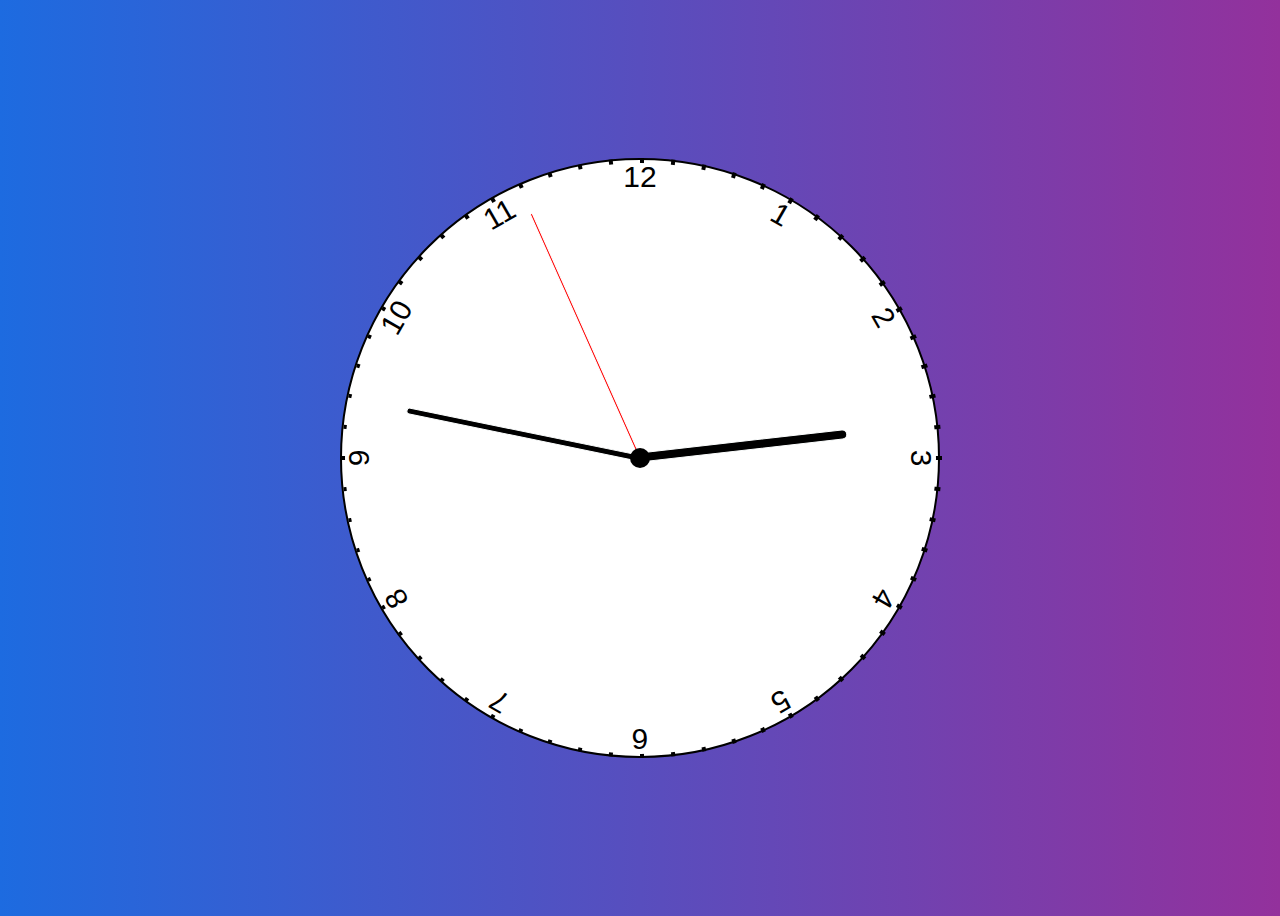
<file: Clock/index.html>
<!DOCTYPE html>
<html lang="en">
<head>
    <meta charset="UTF-8">
    <meta http-equiv="X-UA-Compatible" content="IE=edge">
    <meta name="viewport" content="width=device-width, initial-scale=1.0">
    <link rel="stylesheet" href="styles.css">
    <script defer src="script.js"></script>
    <title>Clock</title>
</head>
<body>
    <div class="clock">
        <div class="cover"></div>
        <div class="hand hour" data-hour-hand></div>
        <div class="hand minute" data-minute-hand></div>
        <div class="hand second" data-second-hand></div>
        <div class="number number1">1</div>
        <div class="number number2">2</div>
        <div class="number number3">3</div>
        <div class="number number4">4</div>
        <div class="number number5">5</div>
        <div class="number number6">6</div>
        <div class="number number7">7</div>
        <div class="number number8">8</div>
        <div class="number number9">9</div>
        <div class="number number10">10</div>
        <div class="number number11">11</div>
        <div class="number number12">12</div>
        <div class="line line1"></div>
        <div class="line line2"></div>
        <div class="line line3"></div>
        <div class="line line4"></div>
        <div class="line line5"></div>
        <div class="line line6"></div>
        <div class="line line7"></div>
        <div class="line line8"></div>
        <div class="line line9"></div>
        <div class="line line10"></div>
        <div class="line line11"></div>
        <div class="line line12"></div>
        <div class="line line13"></div>
        <div class="line line14"></div>
        <div class="line line15"></div>
        <div class="line line16"></div>
        <div class="line line17"></div>
        <div class="line line18"></div>
        <div class="line line19"></div>
        <div class="line line20"></div>
        <div class="line line21"></div>
        <div class="line line22"></div>
        <div class="line line23"></div>
        <div class="line line24"></div>
        <div class="line line25"></div>
        <div class="line line26"></div>
        <div class="line line27"></div>
        <div class="line line28"></div>
        <div class="line line29"></div>
        <div class="line line30"></div>
        <div class="line line31"></div>
        <div class="line line32"></div>
        <div class="line line33"></div>
        <div class="line line34"></div>
        <div class="line line35"></div>
        <div class="line line36"></div>
        <div class="line line37"></div>
        <div class="line line38"></div>
        <div class="line line39"></div>
        <div class="line line40"></div>
        <div class="line line41"></div>
        <div class="line line42"></div>
        <div class="line line43"></div>
        <div class="line line44"></div>
        <div class="line line45"></div>
        <div class="line line46"></div>
        <div class="line line47"></div>
        <div class="line line48"></div>
        <div class="line line49"></div>
        <div class="line line50"></div>
        <div class="line line51"></div>
        <div class="line line52"></div>
        <div class="line line53"></div>
        <div class="line line54"></div>
        <div class="line line55"></div>
        <div class="line line56"></div>
        <div class="line line57"></div>
        <div class="line line58"></div>
        <div class="line line59"></div>
        <div class="line line60"></div>
    </div>
</body>
</html>
</file>
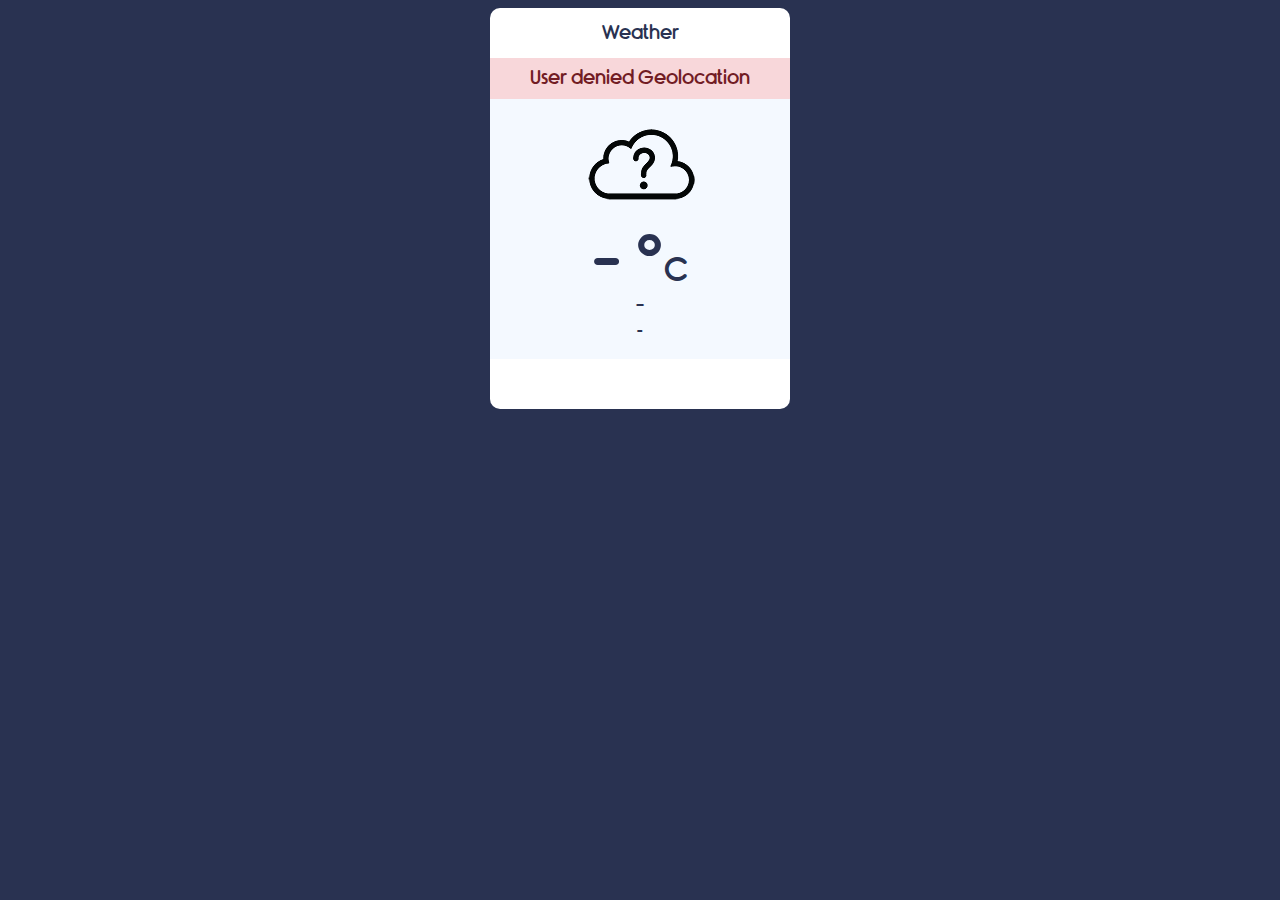
<file: Weather App/index.html>
<!DOCTYPE html>
<html lang="en">
<head>
    <meta charset="UTF-8">
    <meta http-equiv="X-UA-Compatible" content="IE=edge">
    <meta name="viewport" content="width=device-width, initial-scale=1.0">
    <title>Weather App</title>
    <link rel="stylesheet" href="font/Rimouski.css">
    <link rel="stylesheet" href="style.css">
</head>
<body>
    <div class="container">
        <div class="app-title">
            <p>Weather</p>
        </div>
        <div class="notification"></div>
        <div class="weather-container">
            <div class="weather-icon">
                <img src="icons/unknown.png">
            </div>
            <div class="temperature-value">
                <p>- °<span>C</span></p>
            </div>
            <div class="temperature-description">
                <p>-</p>
            </div>
            <div class="location">
                <p>-</p>
            </div>
        </div>
    </div>

    <script src="app.js"></script>
</body>
</html>
</file>
<file: Clock/styles.css>
*, *::after, *::before {
    box-sizing: border-box;
    font-family: 'Franklin Gothic Medium', 'Arial Narrow', Arial, sans-serif;
}

body {
    background: linear-gradient(to left, rgb(147, 49, 156), rgb(29, 107, 224));
    display: flex;
    justify-content: center;
    align-items: center;
    min-height: 100vh;
    overflow: hidden;
}

.clock {
    width: 600px;
    height: 600px;
    background-color: rgb(255, 255, 255);
    border-radius: 50%;
    border: 2px solid black;
    position: relative;
}
.clock .cover {
    width: 591px;
    height: 591px;
    left: 0.5%;
    top: 0.5%;
    transform-origin: center;
    background-color: rgb(255, 255, 255);
    border-radius: 50%;
    position: relative;
    z-index: 8;
}

.clock .number {
    --rotation: 0;
    position: absolute;
    width: 100%;
    height: 100%;
    bottom: 0px;
    text-align: center;
    transform: rotate(var(--rotation));
    font-size: 30px;
    z-index: 9;
}

.clock .number1 { --rotation: 30deg; }
.clock .number2 { --rotation: 60deg; }
.clock .number3 { --rotation: 90deg; }
.clock .number4 { --rotation: 120deg; }
.clock .number5 { --rotation: 150deg; }
.clock .number6 { --rotation: 180deg; }
.clock .number7 { --rotation: 210deg; }
.clock .number8 { --rotation: 240deg; }
.clock .number9 { --rotation: 270deg; }
.clock .number10 { --rotation: 300deg; }
.clock .number11 { --rotation: 330deg; }

.clock .hand {
    --rotation: 0;
    position: absolute;
    bottom: 50%;
    left: 50%;
    background-color: black;
    border: 1px solid rgb(253, 255, 255);
    border-top-left-radius: 10px;
    border-top-right-radius: 10px;
    transform-origin: bottom;
    z-index: 10;
    transform: translateX(-50%) rotate(calc(var(--rotation) * 1deg));
}

.clock::after {
    content: '';
    position: absolute;
    background-color: black;
    z-index: 11;
    width: 20px;
    height: 20px;
    top: 50%;
    left: 50%;
    transform: translate(-50% , -50%);
    border-radius: 50%;
}

.clock .hand.second {
    width: 3px;
    height: 45%;
    background-color: red;
}

.clock .hand.minute {
    width: 7px;
    height: 40%;
    background-color: black;
}

.clock .hand.hour {
    width: 10px;
    height: 35%;
    background-color: black;
}

.clock .line {
    --linerotation: 0;
    ;
    position: absolute;
    left: 50%;
    bottom: 50%;
    background-color: black;
    width: 4px;
    height: 300px;
    transform: rotate(var(--linerotation));
    transform-origin: bottom;
    z-index: 5;
}


/* First quarter */
.clock .line1 { --linerotation: 6deg; }
.clock .line2 { --linerotation: 12deg; }
.clock .line3 { --linerotation: 18deg; }
.clock .line4 { --linerotation: 24deg; }
.clock .line5 { --linerotation: 30deg; }
.clock .line6 { --linerotation: 36deg; }
.clock .line7 { --linerotation: 42deg; }
.clock .line8 { --linerotation: 48deg; }
.clock .line9 { --linerotation: 54deg; }
.clock .line10 { --linerotation: 60deg; }
.clock .line11 { --linerotation: 66deg; }
.clock .line12 { --linerotation: 72deg; }
.clock .line13 { --linerotation: 78deg; }
.clock .line14 { --linerotation: 84deg; }
.clock .line15 { --linerotation: 90deg; }
/* Second quarter */
.clock .line16 { --linerotation: 96deg; }
.clock .line17 { --linerotation: 102deg; }
.clock .line18 { --linerotation: 108deg; }
.clock .line19 { --linerotation: 114deg; }
.clock .line20 { --linerotation: 120deg; }
.clock .line21 { --linerotation: 126deg; }
.clock .line22 { --linerotation: 132deg; }
.clock .line23 { --linerotation: 138deg; }
.clock .line24 { --linerotation: 144deg; }
.clock .line25 { --linerotation: 150deg; }
.clock .line26 { --linerotation: 156deg; }
.clock .line27 { --linerotation: 162deg; }
.clock .line28 { --linerotation: 168deg; }
.clock .line29 { --linerotation: 174deg; }
.clock .line30 { --linerotation: 180deg; }
/* Third quarter */
.clock .line31 { --linerotation: 186deg; }
.clock .line32 { --linerotation: 192deg; }
.clock .line33 { --linerotation: 198deg; }
.clock .line34 { --linerotation: 204deg; }
.clock .line35 { --linerotation: 210deg; }
.clock .line36 { --linerotation: 216deg; }
.clock .line37 { --linerotation: 222deg; }
.clock .line38 { --linerotation: 228deg; }
.clock .line39 { --linerotation: 234deg; }
.clock .line40 { --linerotation: 240deg; }
.clock .line41 { --linerotation: 246deg; }
.clock .line42 { --linerotation: 252deg; }
.clock .line43 { --linerotation: 258deg; }
.clock .line44 { --linerotation: 264deg; }
.clock .line45 { --linerotation: 270deg; }
/* Fourth quarter */
.clock .line46 { --linerotation: 276deg; }
.clock .line47 { --linerotation: 282deg; }
.clock .line48 { --linerotation: 288deg; }
.clock .line49 { --linerotation: 294deg; }
.clock .line50 { --linerotation: 300deg; }
.clock .line51 { --linerotation: 306deg; }
.clock .line52 { --linerotation: 312deg; }
.clock .line53 { --linerotation: 318deg; }
.clock .line54 { --linerotation: 324deg; }
.clock .line55 { --linerotation: 330deg; }
.clock .line56 { --linerotation: 336deg; }
.clock .line57 { --linerotation: 342deg; }
.clock .line58 { --linerotation: 348deg; }
.clock .line59 { --linerotation: 354deg; }
</file>
<file: Weather App/font/Rimouski.css>
@font-face {
    font-family: 'Rimouski';
    src: url('rimouski_sb-webfont.woff2') format('woff2'),
         url('rimouski_sb-webfont.woff') format('woff');
    font-weight: normal;
    font-style: normal;

}
</file>
<file: Weather App/style.css>
*{
    font-family: "Rimouski";
}

body{
    background-color: #293251;
}

.container{
    width: 300px;    
    background-color: #FFF;
    
    display: block;
    margin: 0 auto;
    
    border-radius: 10px;
    padding-bottom : 50px;
}

.app-title{
    width: 300px;
    height: 50px;
    border-radius: 10px 10px 0 0;
}

.app-title p{
    text-align: center;
    padding: 15px;
    margin: 0 auto;
    font-size: 1.2em;
    color: #293251;
}

.notification{
    background-color: #f8d7da;
    display: none;
}

.notification p{
    color: #721c24;
    font-size: 1.2em;
    margin: 0;
    text-align: center;
    padding: 10px 0;
}

.weather-container{
    width: 300px;
    height: 260px;
    background-color: #F4F9FF;
}

.weather-icon{
    width: 300px;
    height: 128px;
}

.weather-icon img{
    display: block;
    margin: 0 auto;
}

.temperature-value{
    width: 300px;
    height:60px;
}

.temperature-value p{
    padding: 0;
    margin: 0;
    color: #293251;
    font-size: 4em;
    text-align: center;
    cursor: pointer;
}

.temperature-value p:hover{
    
}

.temperature-value span{
    color: #293251;
    font-size: 0.5em;
}

.temperature-description{
    
}

.temperature-description p{
    padding: 8px;
    margin: 0;
    color: #293251;
    text-align: center;
    font-size: 1.2em;
}

.location{
    
}

.location p{
    margin: 0;
    padding: 0;
    color: #293251;
    text-align: center;
    font-size: 0.8em;
}
</file>
